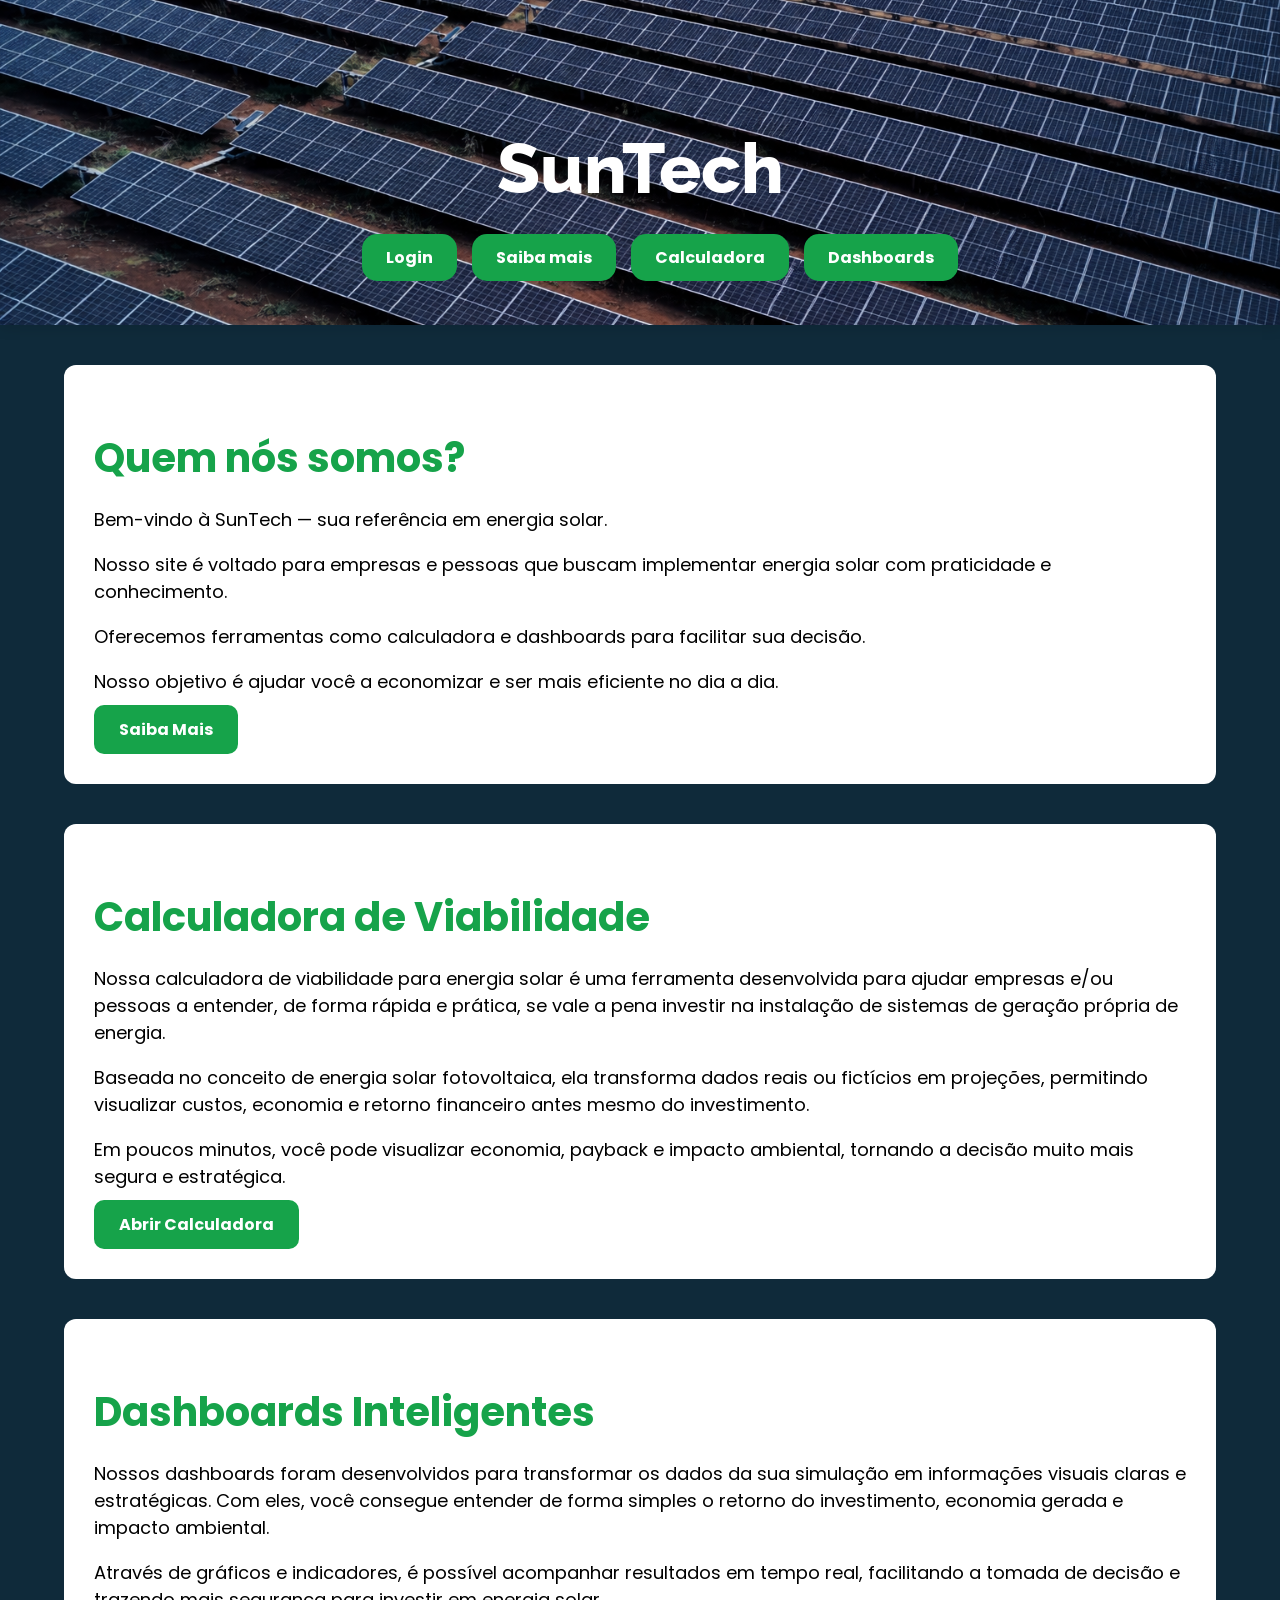
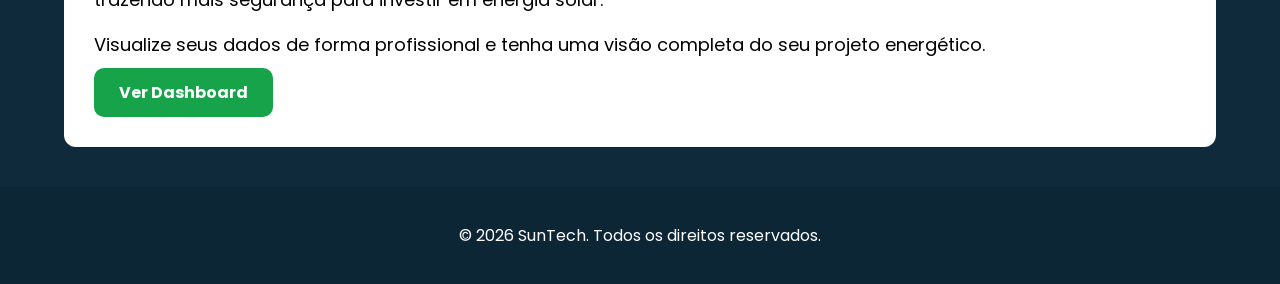
<file: index.html>
<!DOCTYPE html>
<html lang="pt-BR">
<head>
    <meta charset="UTF-8">
    <meta name="viewport" content="width=device-width, initial-scale=1.0">
    <title>Zorbatech - Energia Solar</title>
    <link rel="stylesheet" href="styles.css">
</head>

<body>

<header>
    <h1>SunTech</h1>
    <nav>
        <div id="usuarioInfo"></div>
        <ul>
            <li><a href="login.html">Login</a></li>
            <li><a href="#saiba-mais">Saiba mais</a></li>
            <li><a href="#calculadora">Calculadora</a></li>
            <li><a href="#dashboards">Dashboards</a></li>
        </ul>
    </nav>
</header>

<main class="page-container">

    <section id="saiba-mais">
        <h2>Quem nós somos?</h2>

        <p>Bem-vindo à SunTech — sua referência em energia solar.</p>

        <p>Nosso site é voltado para empresas e pessoas que buscam implementar energia solar com praticidade e conhecimento.</p>

        <p>Oferecemos ferramentas como calculadora e dashboards para facilitar sua decisão.</p>

        <p>Nosso objetivo é ajudar você a economizar e ser mais eficiente no dia a dia.</p>

        <a href="saiba-mais.html" class="btn">Saiba Mais</a>
    </section>

    <section id="calculadora">
        <h2>Calculadora de Viabilidade</h2>

        <p>
            Nossa calculadora de viabilidade para energia solar é uma ferramenta desenvolvida para ajudar
            empresas e/ou pessoas a entender, de forma rápida e prática, se vale a pena investir na instalação
            de sistemas de geração própria de energia.
        </p>

        <p>
            Baseada no conceito de energia solar fotovoltaica, ela transforma dados reais ou fictícios
            em projeções, permitindo visualizar custos, economia e retorno financeiro antes mesmo do investimento.
        </p>

        <p>
            Em poucos minutos, você pode visualizar economia, payback e impacto ambiental, tornando a decisão
            muito mais segura e estratégica.
        </p>

        <a href="calculadora.html" class="btn">Abrir Calculadora</a>
    </section>

    <section id="dashboards">
        <h2>Dashboards Inteligentes</h2>

        <p>
            Nossos dashboards foram desenvolvidos para transformar os dados da sua simulação
            em informações visuais claras e estratégicas. Com eles, você consegue entender de forma
            simples o retorno do investimento, economia gerada e impacto ambiental.
        </p>

        <p>
            Através de gráficos e indicadores, é possível acompanhar resultados em tempo real,
            facilitando a tomada de decisão e trazendo mais segurança para investir em energia solar.
        </p>

        <p>
            Visualize seus dados de forma profissional e tenha uma visão completa do seu projeto energético.
        </p>

        <a href="dashboards.html" class="btn">Ver Dashboard</a>
    </section>

</main>

<footer>
    <p>&copy; 2026 SunTech. Todos os direitos reservados.</p>
</footer>
<script src="auth-ui.js"></script>
</body>
</html>
</file>
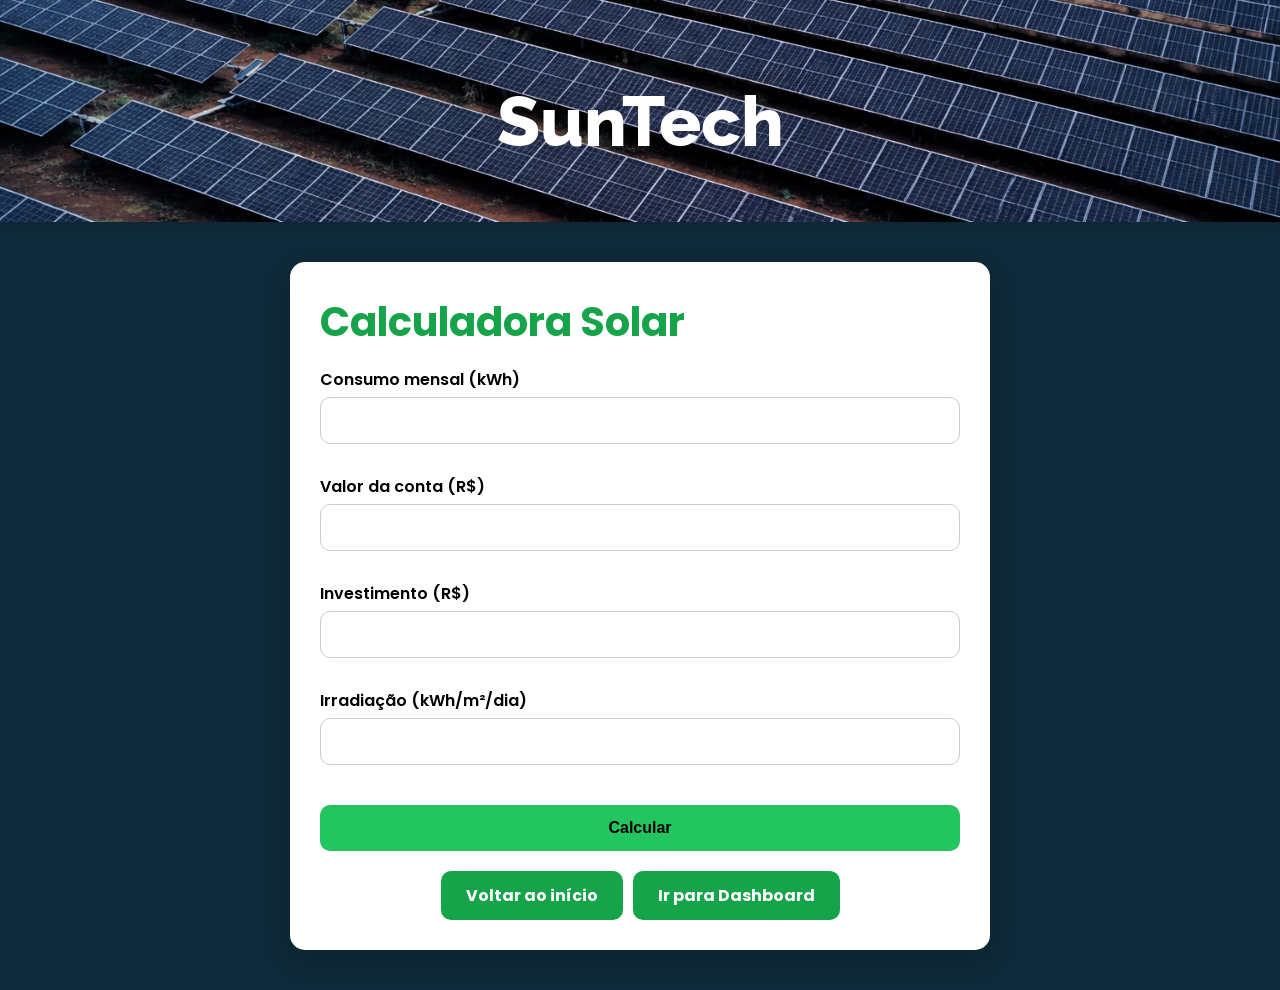
<file: calculadora.html>
<!DOCTYPE html>
<html lang="pt-br">
<head>
    <meta charset="UTF-8">
    <meta name="viewport" content="width=device-width, initial-scale=1.0">
    <title>Calculadora Solar</title>

    <link rel="stylesheet" href="styles.css">
    <link rel="stylesheet" href="styles-js.css">
</head>

<body>

<header>
    <h1>SunTech</h1>
    <div id="usuarioInfo"></div>
</header>

<main class="page-container">

    <section>
        <h2>Calculadora Solar</h2>

        <div class="form-group">
            <label>Consumo mensal (kWh)</label>
            <input id="consumo" type="number">
        </div>

        <div class="form-group">
            <label>Valor da conta (R$)</label>
            <input id="conta" type="number">
        </div>

        <div class="form-group">
            <label>Investimento (R$)</label>
            <input id="custoSistema" type="number">
        </div>

        <div class="form-group">
            <label>Irradiação (kWh/m²/dia)</label>
            <input id="irradiacao" type="number">
        </div>

        <button onclick="calcular()">Calcular</button>

        <div id="resultado"></div>

        <div class="acoes">
            <a href="index.html" class="btn">Voltar ao início</a>
            <a href="dashboards.html" class="btn">Ir para Dashboard</a>
        </div>

    </section>

</main>

<script src="calculadora.js"></script>
<script src="auth-ui.js"></script>

</body>
</html>
</file>
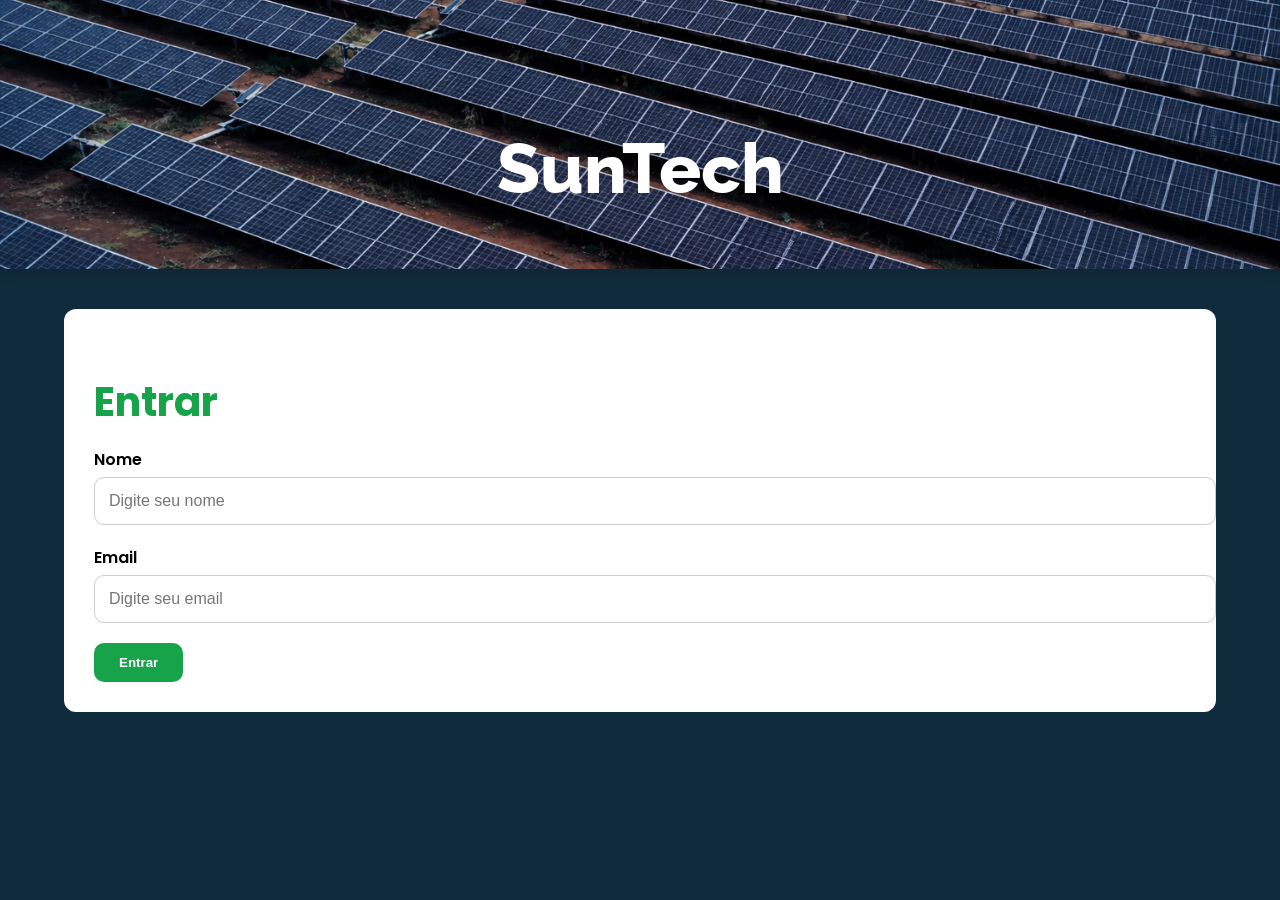
<file: login.html>
<!DOCTYPE html>
<html lang="pt-BR">
<head>
    <meta charset="UTF-8">
    <title>Login - Zorbatech</title>
    <link rel="stylesheet" href="styles.css">
</head>

<body>

<header>
    <h1>SunTech</h1>
</header>

<main class="page-container">

    <section>
        <h2>Entrar</h2>

        <div class="form-group">
            <label>Nome</label>
            <input id="nome" placeholder="Digite seu nome">
        </div>

        <div class="form-group">
            <label>Email</label>
            <input id="email" placeholder="Digite seu email">
        </div>

        <button onclick="login()">Entrar</button>
    </section>

</main>

<script src="auth.js"></script>

</body>
</html>
</file>
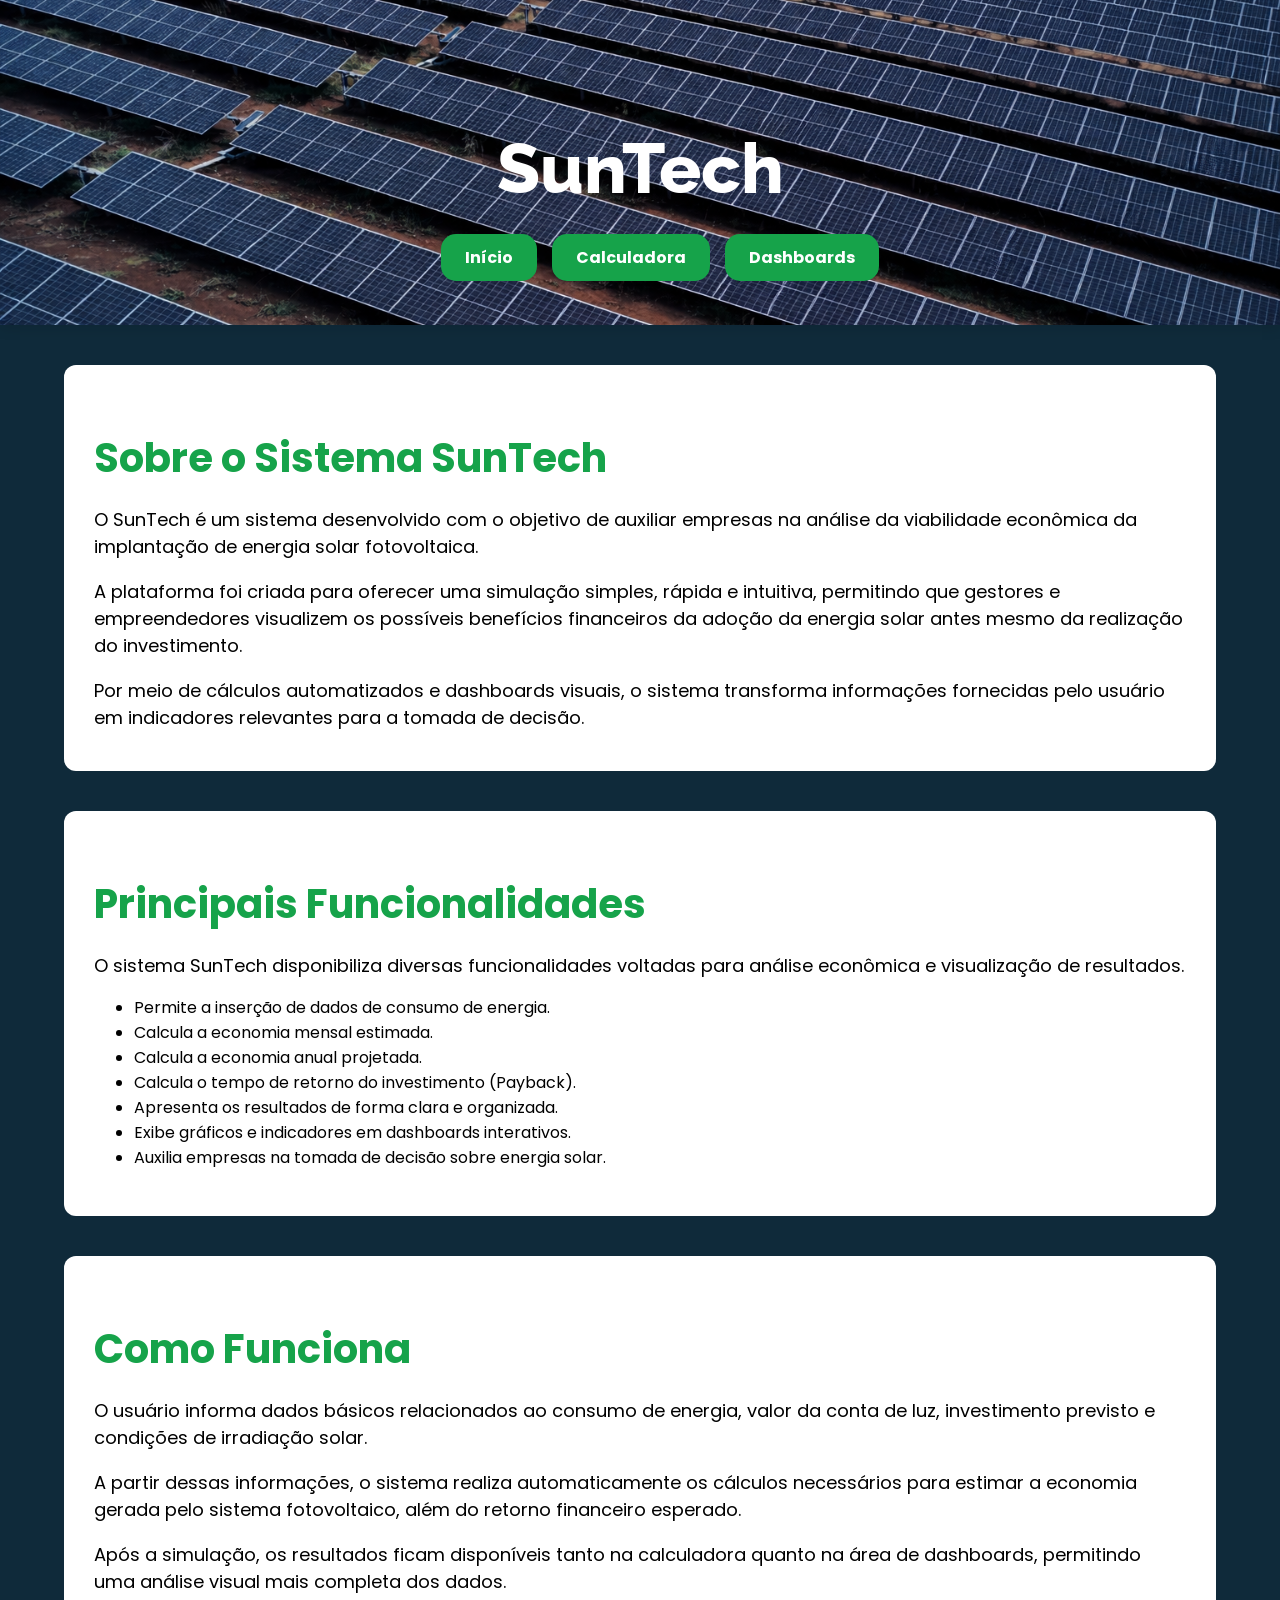
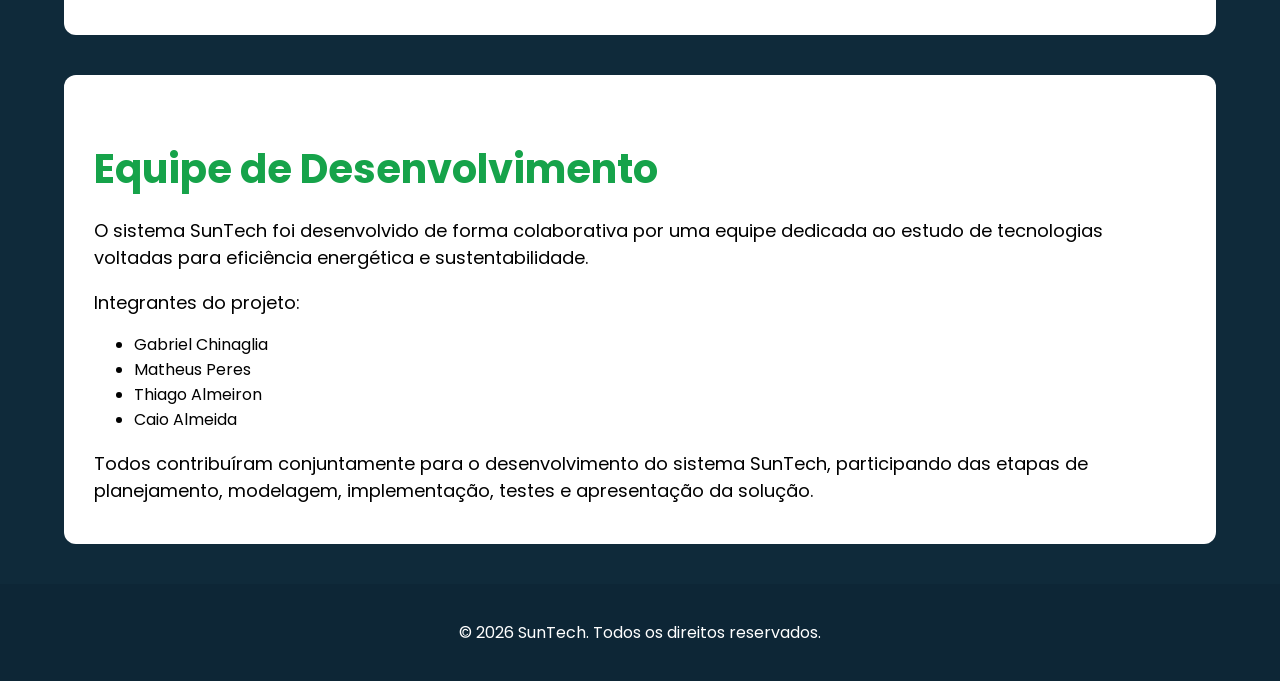
<file: saiba-mais.html>
<!DOCTYPE html>
<html lang="pt-BR">
<head>
    <meta charset="UTF-8">
    <meta name="viewport" content="width=device-width, initial-scale=1.0">
    <title>Saiba Mais - SunTech</title>

    <link rel="stylesheet" href="styles.css">
</head>

<body>

<header>
    <h1>SunTech</h1>

    <nav>
        <ul>
            <li><a href="index.html">Início</a></li>
            <li><a href="calculadora.html">Calculadora</a></li>
            <li><a href="dashboards.html">Dashboards</a></li>
        </ul>
    </nav>
</header>

<main class="page-container">

    <section>
        <h2>Sobre o Sistema SunTech</h2>

        <p>
            O SunTech é um sistema desenvolvido com o objetivo de auxiliar empresas na análise
            da viabilidade econômica da implantação de energia solar fotovoltaica.
        </p>

        <p>
            A plataforma foi criada para oferecer uma simulação simples, rápida e intuitiva,
            permitindo que gestores e empreendedores visualizem os possíveis benefícios
            financeiros da adoção da energia solar antes mesmo da realização do investimento.
        </p>

        <p>
            Por meio de cálculos automatizados e dashboards visuais, o sistema transforma
            informações fornecidas pelo usuário em indicadores relevantes para a tomada de decisão.
        </p>
    </section>

    <section>
        <h2>Principais Funcionalidades</h2>

        <p>
            O sistema SunTech disponibiliza diversas funcionalidades voltadas para análise
            econômica e visualização de resultados.
        </p>

        <ul>
            <li>Permite a inserção de dados de consumo de energia.</li>
            <li>Calcula a economia mensal estimada.</li>
            <li>Calcula a economia anual projetada.</li>
            <li>Calcula o tempo de retorno do investimento (Payback).</li>
            <li>Apresenta os resultados de forma clara e organizada.</li>
            <li>Exibe gráficos e indicadores em dashboards interativos.</li>
            <li>Auxilia empresas na tomada de decisão sobre energia solar.</li>
        </ul>
    </section>

    <section>
        <h2>Como Funciona</h2>

        <p>
            O usuário informa dados básicos relacionados ao consumo de energia,
            valor da conta de luz, investimento previsto e condições de irradiação solar.
        </p>

        <p>
            A partir dessas informações, o sistema realiza automaticamente os cálculos
            necessários para estimar a economia gerada pelo sistema fotovoltaico,
            além do retorno financeiro esperado.
        </p>

        <p>
            Após a simulação, os resultados ficam disponíveis tanto na calculadora quanto
            na área de dashboards, permitindo uma análise visual mais completa dos dados.
        </p>
    </section>

    <section>
        <h2>Equipe de Desenvolvimento</h2>

        <p>
            O sistema SunTech foi desenvolvido de forma colaborativa por uma equipe
            dedicada ao estudo de tecnologias voltadas para eficiência energética
            e sustentabilidade.
        </p>

        <p>
            Integrantes do projeto:
        </p>

        <ul>
            <li>Gabriel Chinaglia</li>
            <li>Matheus Peres</li>
            <li>Thiago Almeiron</li>
            <li>Caio Almeida</li>
        </ul>

        <p>
            Todos contribuíram conjuntamente para o desenvolvimento do sistema SunTech,
            participando das etapas de planejamento, modelagem, implementação,
            testes e apresentação da solução.
        </p>
    </section>

</main>

<footer>
    <p>&copy; 2026 SunTech. Todos os direitos reservados.</p>
</footer>

</body>
</html>
</file>
<file: styles.css>
@import url('https://fonts.googleapis.com/css2?family=Poppins:wght@400;600&display=swap');
@import url('https://fonts.googleapis.com/css2?family=Raleway:wght@700;800&display=swap');

/* ===== HEADER ===== */
header {
    background-image: url('placas-energia.png'); 
    background-size: cover; 
    background-position: center;
    padding: 80px 20px 40px;
    text-align: center;
    font-family: 'Poppins', sans-serif;
    box-shadow: 0 4px 12px rgba(0, 0, 0, 0.1);

    display: flex;
    flex-direction: column;
    align-items: center;
}

/* Título */
header h1 {
    font-family: 'Raleway', sans-serif;
    font-size: 70px;
    font-weight: 800;
    color: #ffffff;
    margin-bottom: 20px;
}

/* NAV */
header nav ul {
    list-style: none;
    display: flex;
    gap: 15px;
    margin-bottom: 15px;
}

header nav ul li a {
    background-color: #16a34a;
    color: white;
    padding: 12px 24px;
    border-radius: 15px;
    font-weight: bold;
    text-decoration: none;
    transition: 0.3s;
}

header nav ul li a:hover {
    transform: scale(1.05);
    color: black;
}

/* ===== USUÁRIO ===== */
.usuario-box {
    display: flex;
    align-items: center;
    gap: 10px;
    background: rgba(0,0,0,0.4);
    padding: 10px 15px;
    border-radius: 10px;
}

.usuario-box span {
    color: #fff;
    font-weight: 600;
    font-size: 16px;
}

.usuario-box button {
    background: #16a34a;
    border: none;
    padding: 6px 12px;
    border-radius: 8px;
    cursor: pointer;
    font-weight: bold;
}

.usuario-box button:hover {
    background: #15803d;
}

/* ===== BODY ===== */
body {
    font-family: 'Poppins', sans-serif;
    margin: 0;
    background-color: #0f2a3a;
}

/* ===== MAIN ===== */
.page-container {
    max-width: 1200px;
    width: 90%;
    margin: auto;
}

/* ===== SECTION ===== */
section {
    margin: 40px auto;
    background: #fff;
    padding: 30px;
    border-radius: 12px;
}

/* ===== TEXTOS ===== */
section h2 {
    font-size: 40px;
    color: #16a34a;
    margin-bottom: 15px;
}

section p {
    font-size: 18px;
    margin-bottom: 10px;
}

/* ===== BOTÕES ===== */
.btn, button {
    display: inline-block;
    background-color: #16a34a;
    color: white;
    padding: 12px 25px;
    border-radius: 10px;
    text-decoration: none;
    border: none;
    cursor: pointer;
    font-weight: bold;
}

.btn:hover, button:hover {
    color: black;
}

/* ===== FORM ===== */
.form-group {
    margin-bottom: 20px;
}

label {
    display: block;
    margin-bottom: 5px;
    font-weight: 600;
}

input {
    width: 100%;
    padding: 14px;
    border-radius: 10px;
    border: 1px solid #ccc;
    font-size: 16px;
    transition: 0.2s;
}

input:focus {
    border-color: #16a34a;
    outline: none;
    box-shadow: 0 0 5px #16a34a;
}

/* ===== FOOTER ===== */
footer {
    text-align: center;
    padding: 20px;
    background-color: #0d2636;
    color: white;
    margin-top: 40px;
}
/* ================================= */
/* RESPONSIVIDADE APENAS CELULARES */
/* ================================= */

@media (max-width: 768px) {

    /* Header */
    header {
        padding: 50px 15px;
    }

    header h1 {
        font-size: 42px;
        margin-bottom: 25px;
    }

    /* Menu principal */
    header nav ul {
        flex-direction: column;
        align-items: center;
        gap: 15px; /* aumenta espaço entre botões */
    }

    header nav ul li {
        width: 100%;
        max-width: 280px;
    }

    header nav ul li a {
        display: block;
        width: 100%;
        text-align: center;
        padding: 14px;
        font-size: 17px;
    }

    /* Cards */
    section {
        padding: 25px;
    }

    section h2 {
        font-size: 30px;
        text-align: center;
    }

    section p {
        font-size: 17px;
    }

    /* Botões da calculadora */
    .acoes {
        display: flex;
        flex-direction: column;
        gap: 15px; /* espaço entre eles */
        margin-top: 25px;
    }

    .acoes .btn {
        width: 100%;
        text-align: center;
        padding: 14px;
    }

    /* Área do usuário logado */
    .usuario-box {
        margin-top: 20px;
        flex-direction: column;
        gap: 12px;
        padding: 12px;
    }

    .usuario-box button {
        width: 120px;
    }

    /* Inputs */
    input {
        font-size: 16px; /* evita zoom automático do iPhone */
    }

}
</file>
<file: styles-js.css>
/* RESET */
* {
    margin: 0;
    padding: 0;
    box-sizing: border-box;
}

/* ===== CONTAINER ===== */
.page-container {
    display: flex;
    justify-content: center;
    align-items: center;
}

/* ===== CARD ===== */
section {
    max-width: 700px;
    width: 100%;
    background: #ffffff;
    padding: 30px;
    border-radius: 15px;
    box-shadow: 0 10px 30px rgba(0,0,0,0.2);
}

/* ===== INPUTS ===== */
input {
    width: 100%;
    padding: 14px;
    margin-bottom: 10px;
    border-radius: 10px;
    border: 1px solid #ccc;
    font-size: 15px;

    /* CORREÇÃO AQUI */
    color: #000;                /* texto digitado */
    background-color: #fff;     /* fundo */
}

/* placeholder visível */
input::placeholder {
    color: #888;
}

/* quando clica */
input:focus {
    border-color: #16a34a;
    outline: none;
    box-shadow: 0 0 5px #16a34a;
}

/* ===== BOTÃO ===== */
button {
    width: 100%;
    padding: 14px;
    background: #22c55e;
    border: none;
    border-radius: 10px;
    font-size: 16px;
    font-weight: bold;
    color: #000;
    cursor: pointer;
    transition: 0.3s;
    margin-top: 10px;
}

button:hover {
    background: #16a34a;
}

/* ===== RESULTADO ===== */
.resultado-box {
    margin-top: 20px;
    padding: 20px;
    background: #f4f4f4;
    color: #000;
    border-radius: 12px;
    animation: fadeIn 0.4s ease;
}

.resultado-box h3 {
    color: #16a34a;
    margin-bottom: 10px;
}

.resultado-box p {
    margin-bottom: 8px;
}

.destaque {
    margin-top: 10px;
    font-weight: bold;
    color: #16a34a;
}

/* ===== BOTÕES ===== */
.acoes {
    margin-top: 20px;
    display: flex;
    gap: 10px;
    justify-content: center;
}

/* ===== ANIMAÇÃO ===== */
@keyframes fadeIn {
    from {
        opacity: 0;
        transform: translateY(10px);
    }
    to {
        opacity: 1;
        transform: translateY(0);
    }
}
</file>
